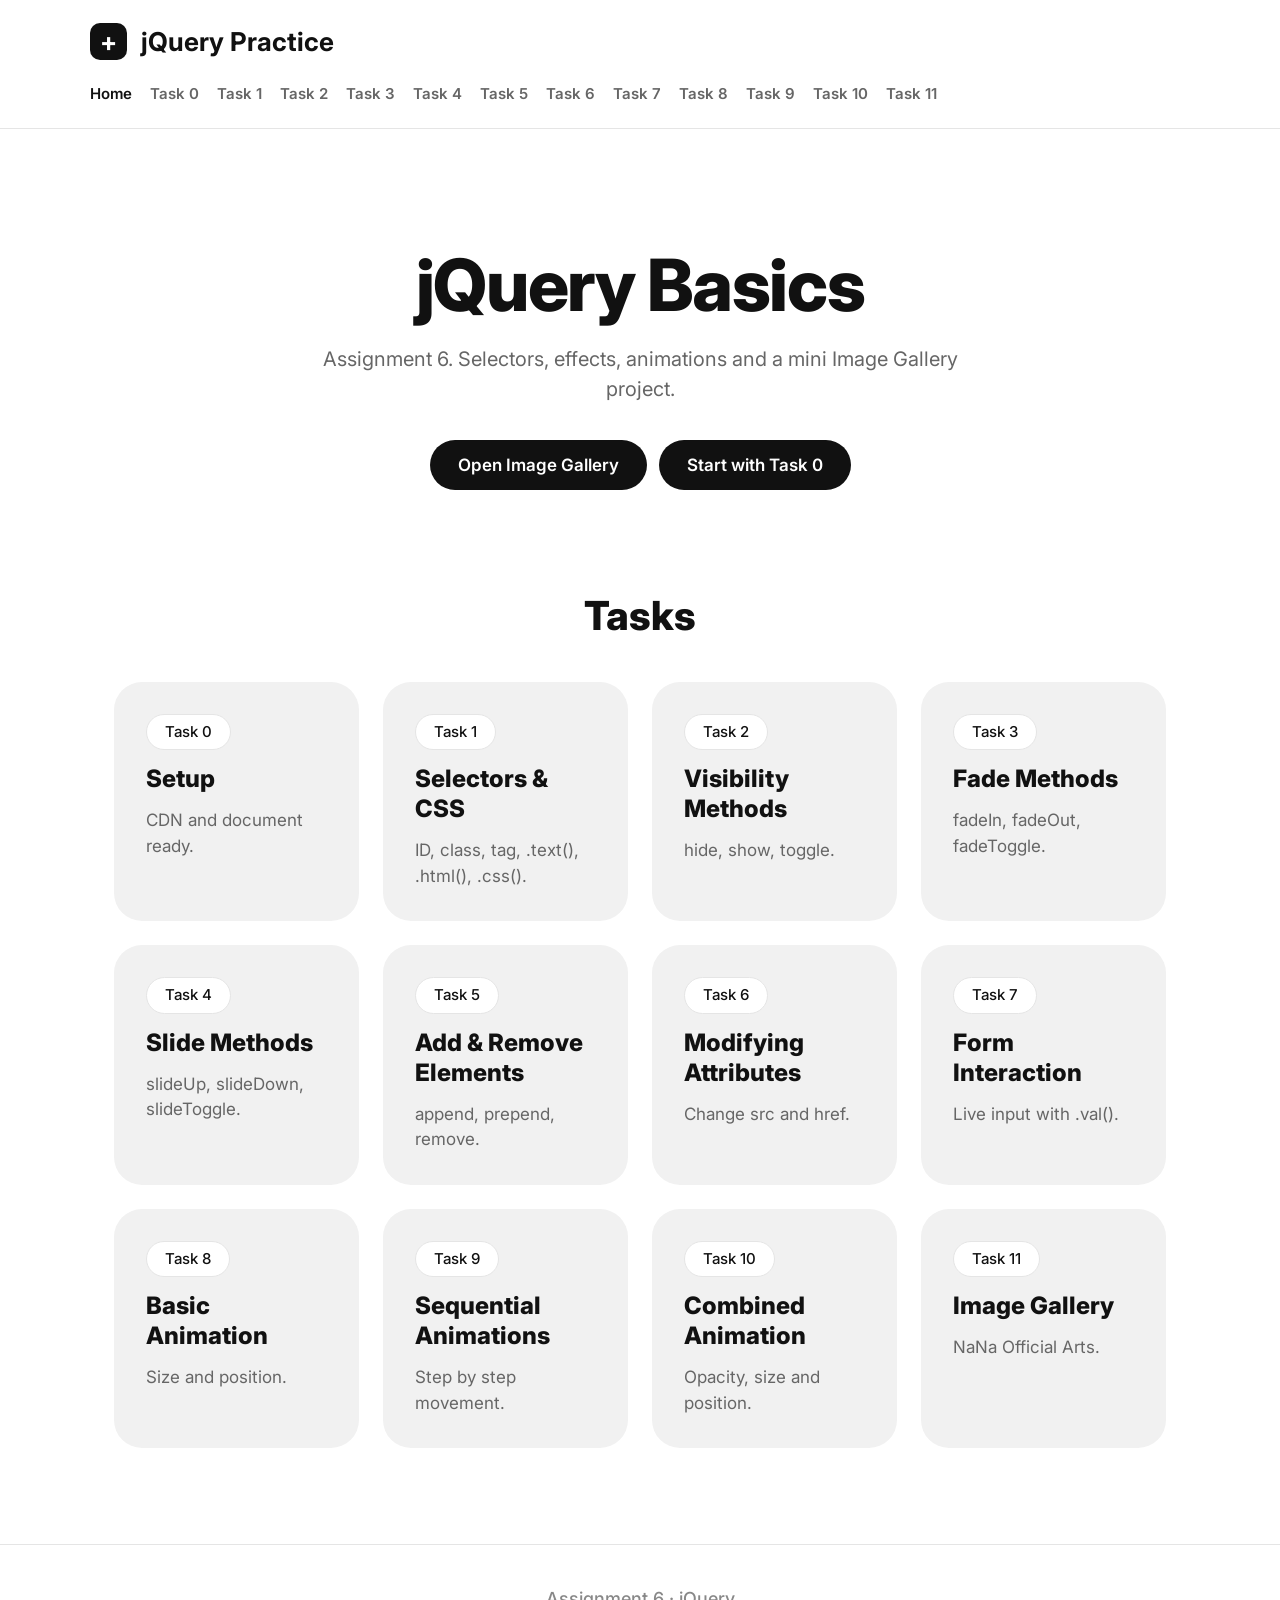
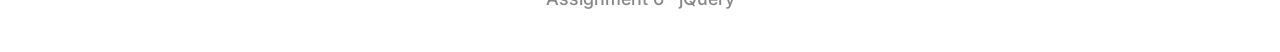
<file: index.html>
<!DOCTYPE html>
<html lang="en">
<head>
<meta charset="UTF-8">
<meta name="viewport" content="width=device-width, initial-scale=1">
<title>Home | jQuery Practice</title>
<link rel="preconnect" href="https://fonts.googleapis.com">
<link href="https://fonts.googleapis.com/css2?family=Inter:wght@400;500;600;700;800&display=swap" rel="stylesheet">
<link rel="stylesheet" href="css/style.css">
</head>
<body>
<main>
  <section class="hero">
    <h1>jQuery Basics</h1>
    <p class="lead">Assignment 6. Selectors, effects, animations and a mini Image Gallery project.</p>
    <div class="btn-row">
      <a class="btn" href="task11.html">Open Image Gallery</a>
      <a class="btn" href="task0.html">Start with Task 0</a>
    </div>
  </section>
  <section class="container" style="padding-bottom:96px">
    <h2 class="section-title" style="margin-top:24px">Tasks</h2>
    <div class="grid">
      <a class="card" href="task0.html"><span class="badge">Task 0</span><h3>Setup</h3><p>CDN and document ready.</p></a>
      <a class="card" href="task1.html"><span class="badge">Task 1</span><h3>Selectors &amp; CSS</h3><p>ID, class, tag, .text(), .html(), .css().</p></a>
      <a class="card" href="task2.html"><span class="badge">Task 2</span><h3>Visibility Methods</h3><p>hide, show, toggle.</p></a>
      <a class="card" href="task3.html"><span class="badge">Task 3</span><h3>Fade Methods</h3><p>fadeIn, fadeOut, fadeToggle.</p></a>
      <a class="card" href="task4.html"><span class="badge">Task 4</span><h3>Slide Methods</h3><p>slideUp, slideDown, slideToggle.</p></a>
      <a class="card" href="task5.html"><span class="badge">Task 5</span><h3>Add &amp; Remove Elements</h3><p>append, prepend, remove.</p></a>
      <a class="card" href="task6.html"><span class="badge">Task 6</span><h3>Modifying Attributes</h3><p>Change src and href.</p></a>
      <a class="card" href="task7.html"><span class="badge">Task 7</span><h3>Form Interaction</h3><p>Live input with .val().</p></a>
      <a class="card" href="task8.html"><span class="badge">Task 8</span><h3>Basic Animation</h3><p>Size and position.</p></a>
      <a class="card" href="task9.html"><span class="badge">Task 9</span><h3>Sequential Animations</h3><p>Step by step movement.</p></a>
      <a class="card" href="task10.html"><span class="badge">Task 10</span><h3>Combined Animation</h3><p>Opacity, size and position.</p></a>
      <a class="card" href="task11.html"><span class="badge">Task 11</span><h3>Image Gallery</h3><p>NaNa Official Arts.</p></a>
    </div>
  </section>
</main>
<script src="https://code.jquery.com/jquery-3.7.1.min.js"></script>
<script src="js/nav.js"></script>
</body>
</html>
</file>
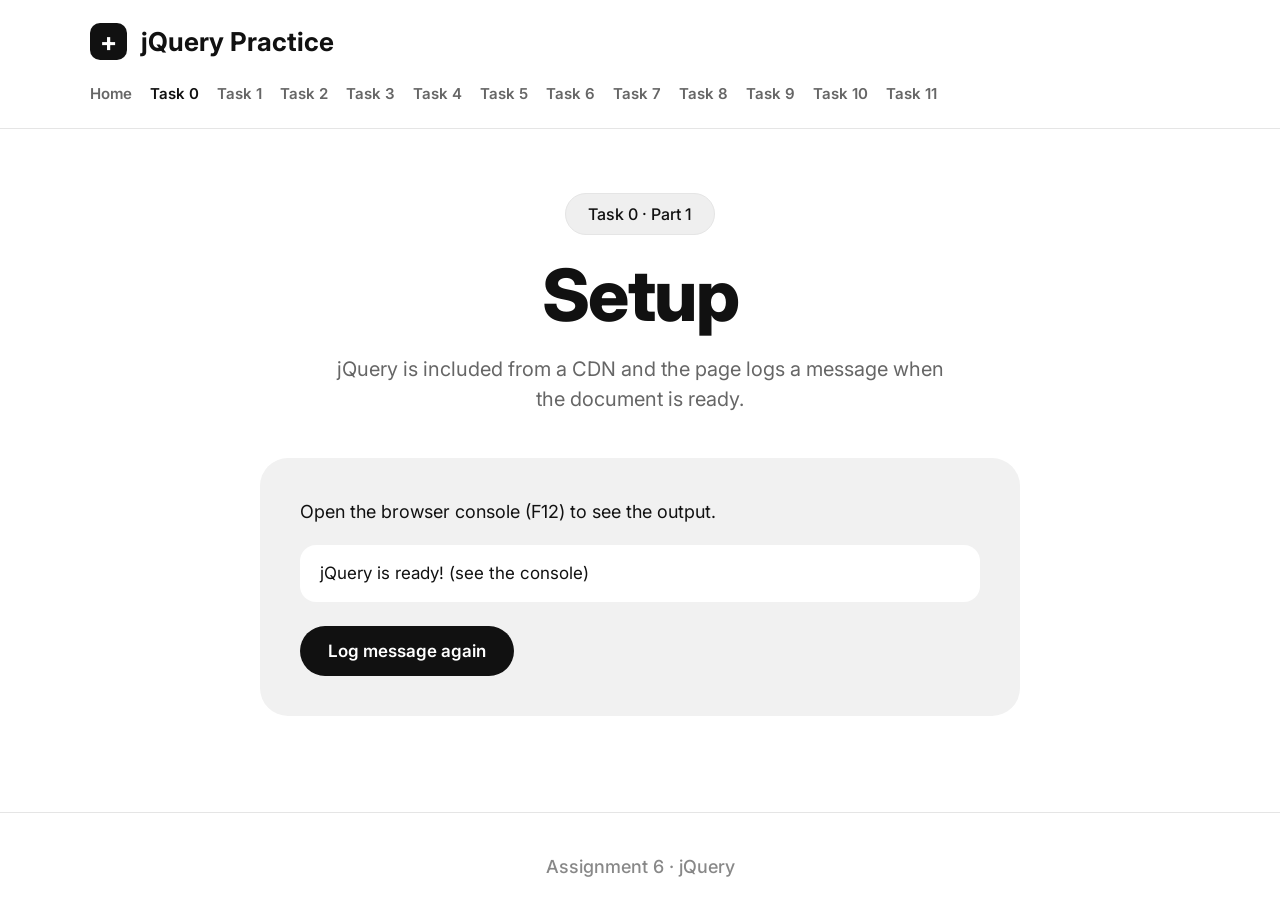
<file: task0.html>
<!DOCTYPE html>
<html lang="en">
<head>
<meta charset="UTF-8">
<meta name="viewport" content="width=device-width, initial-scale=1">
<title>Task 0 | jQuery Practice</title>
<link rel="preconnect" href="https://fonts.googleapis.com">
<link href="https://fonts.googleapis.com/css2?family=Inter:wght@400;500;600;700;800&display=swap" rel="stylesheet">
<link rel="stylesheet" href="css/style.css">
</head>
<body>
<main class="page container">
  <span class="badge">Task 0 · Part 1</span>
  <h1>Setup</h1>
  <p class="lead">jQuery is included from a CDN and the page logs a message when the document is ready.</p>
  <section class="box">
    <p>Open the browser console (F12) to see the output.</p>
    <div class="output" id="status">Waiting for document ready...</div>
    <div class="btn-row"><button class="btn" id="logBtn">Log message again</button></div>
  </section>
</main>
<script src="https://code.jquery.com/jquery-3.7.1.min.js"></script>
<script src="js/nav.js"></script>
<script>
$(document).ready(function () {
  console.log("jQuery is ready!");
  $("#status").text("jQuery is ready! (see the console)");
  $("#logBtn").click(function () {
    console.log("jQuery is ready!");
    $("#status").fadeOut(150).fadeIn(150);
  });
});
</script>
</body>
</html>
</file>
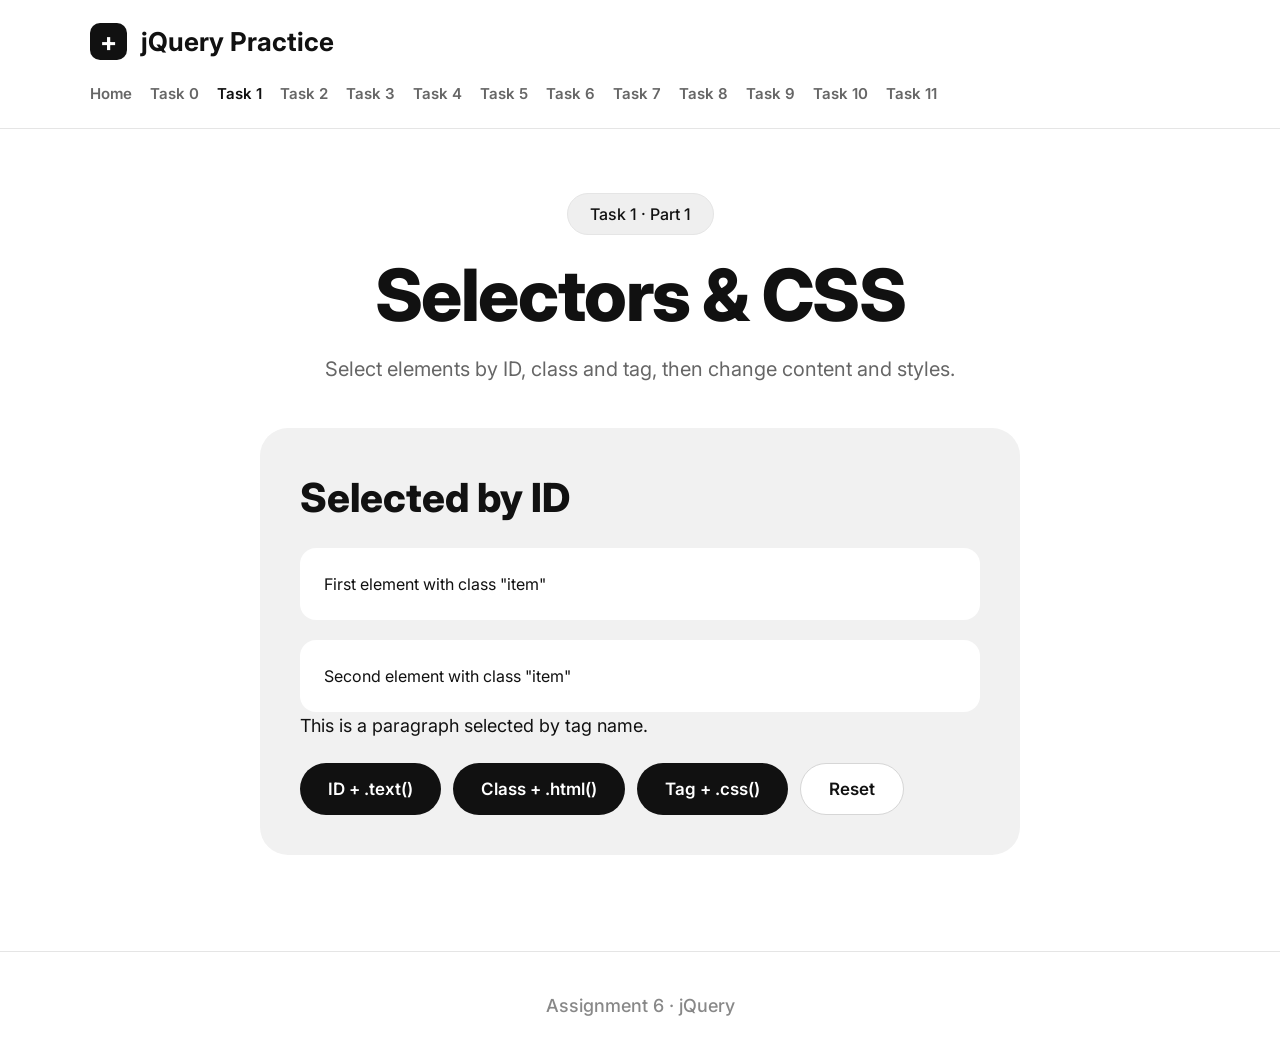
<file: task1.html>
<!DOCTYPE html>
<html lang="en">
<head>
<meta charset="UTF-8">
<meta name="viewport" content="width=device-width, initial-scale=1">
<title>Task 1 | jQuery Practice</title>
<link rel="preconnect" href="https://fonts.googleapis.com">
<link href="https://fonts.googleapis.com/css2?family=Inter:wght@400;500;600;700;800&display=swap" rel="stylesheet">
<link rel="stylesheet" href="css/style.css">
</head>
<body>
<main class="page container">
  <span class="badge">Task 1 · Part 1</span>
  <h1>Selectors &amp; CSS</h1>
  <p class="lead">Select elements by ID, class and tag, then change content and styles.</p>
  <section class="box">
    <div id="demo">
      <h2 id="title">Selected by ID</h2>
      <div class="panel item">First element with class "item"</div>
      <div class="panel item">Second element with class "item"</div>
      <p>This is a paragraph selected by tag name.</p>
    </div>
    <div class="btn-row">
      <button class="btn" id="byId">ID + .text()</button>
      <button class="btn" id="byClass">Class + .html()</button>
      <button class="btn" id="byTag">Tag + .css()</button>
      <button class="btn light" id="reset">Reset</button>
    </div>
  </section>
</main>
<script src="https://code.jquery.com/jquery-3.7.1.min.js"></script>
<script src="js/nav.js"></script>
<script>
$(document).ready(function () {
  var original = $("#demo").html();
  $("#byId").click(function () {
    $("#title").text("Title changed with .text()");
  });
  $("#byClass").click(function () {
    $(".item").html("<strong>Changed</strong> with <em>.html()</em>");
  });
  $("#byTag").click(function () {
    $("#demo p").css({
      "background-color": "#111",
      "color": "#fff",
      "padding": "16px",
      "border-radius": "14px",
      "font-size": "22px"
    });
  });
  $("#reset").click(function () {
    $("#demo").html(original);
  });
});
</script>
</body>
</html>
</file>
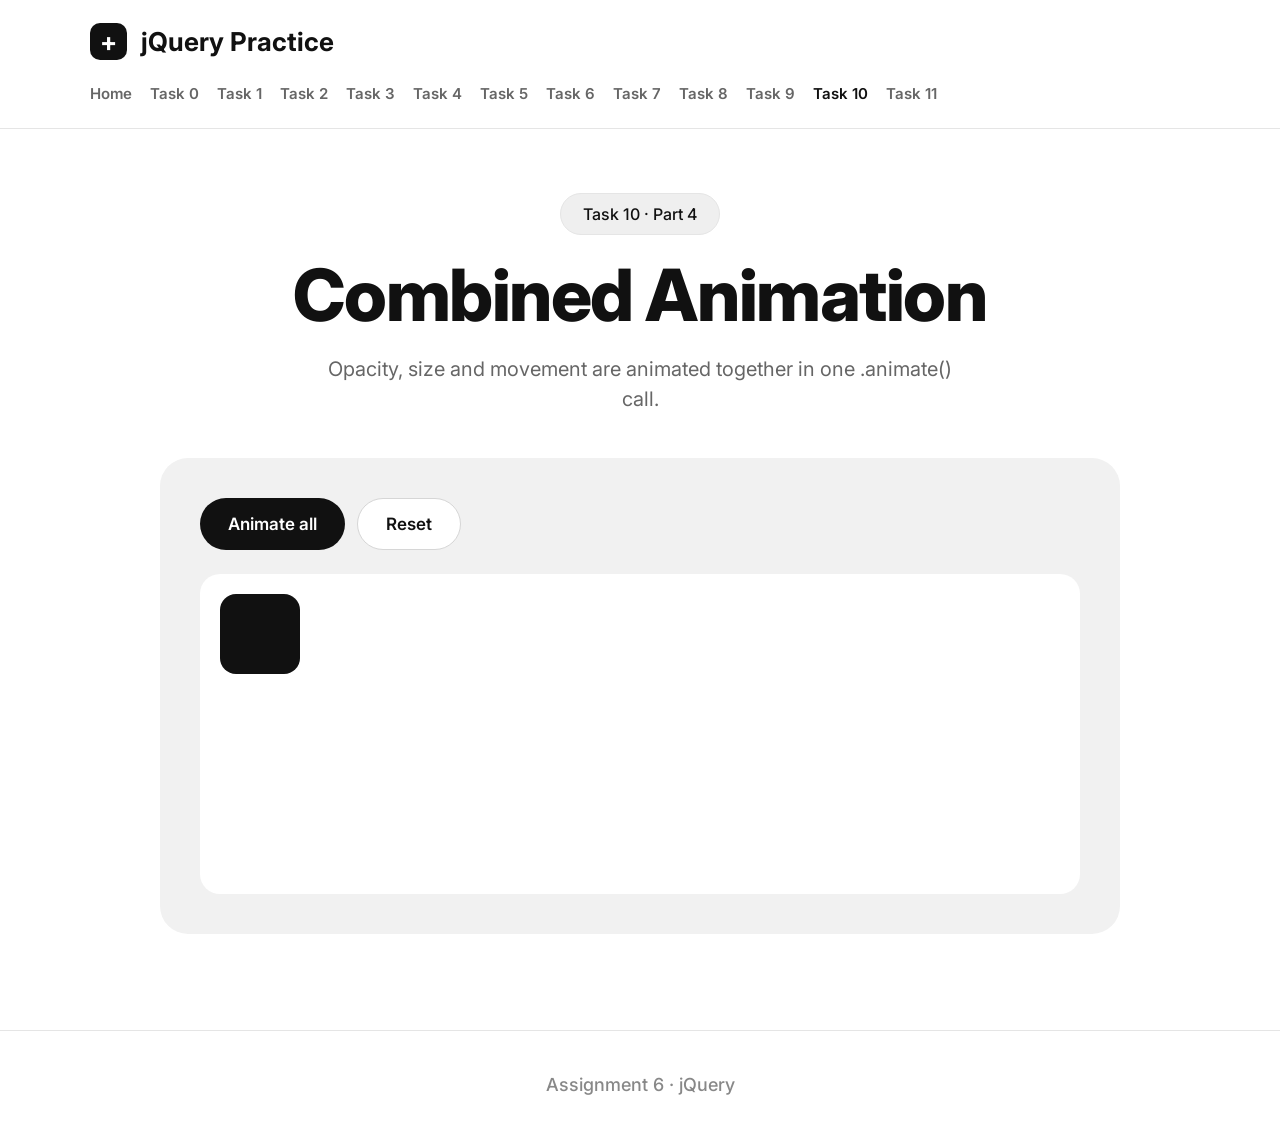
<file: task10.html>
<!DOCTYPE html>
<html lang="en">
<head>
<meta charset="UTF-8">
<meta name="viewport" content="width=device-width, initial-scale=1">
<title>Task 10 | jQuery Practice</title>
<link rel="preconnect" href="https://fonts.googleapis.com">
<link href="https://fonts.googleapis.com/css2?family=Inter:wght@400;500;600;700;800&display=swap" rel="stylesheet">
<link rel="stylesheet" href="css/style.css">
</head>
<body>
<main class="page container">
  <span class="badge">Task 10 · Part 4</span>
  <h1>Combined Animation</h1>
  <p class="lead">Opacity, size and movement are animated together in one .animate() call.</p>
  <section class="box wide">
    <div class="btn-row" style="margin-top:0">
      <button class="btn" id="start">Animate all</button>
      <button class="btn light" id="reset">Reset</button>
    </div>
    <div class="stage" id="stage">
      <div class="square" id="box"></div>
    </div>
  </section>
</main>
<script src="https://code.jquery.com/jquery-3.7.1.min.js"></script>
<script src="js/nav.js"></script>
<script>
$(document).ready(function () {
  $("#start").click(function () {
    var targetLeft = ($("#stage").width() - 200) / 2;
    $("#box").stop(true).animate({
      opacity: 0.3,
      width: "200px",
      height: "200px",
      left: targetLeft + "px",
      top: "60px"
    }, 1500);
  });
  $("#reset").click(function () {
    $("#box").stop(true).animate({
      opacity: 1,
      width: "80px",
      height: "80px",
      left: "20px",
      top: "20px"
    }, 800);
  });
});
</script>
</body>
</html>
</file>
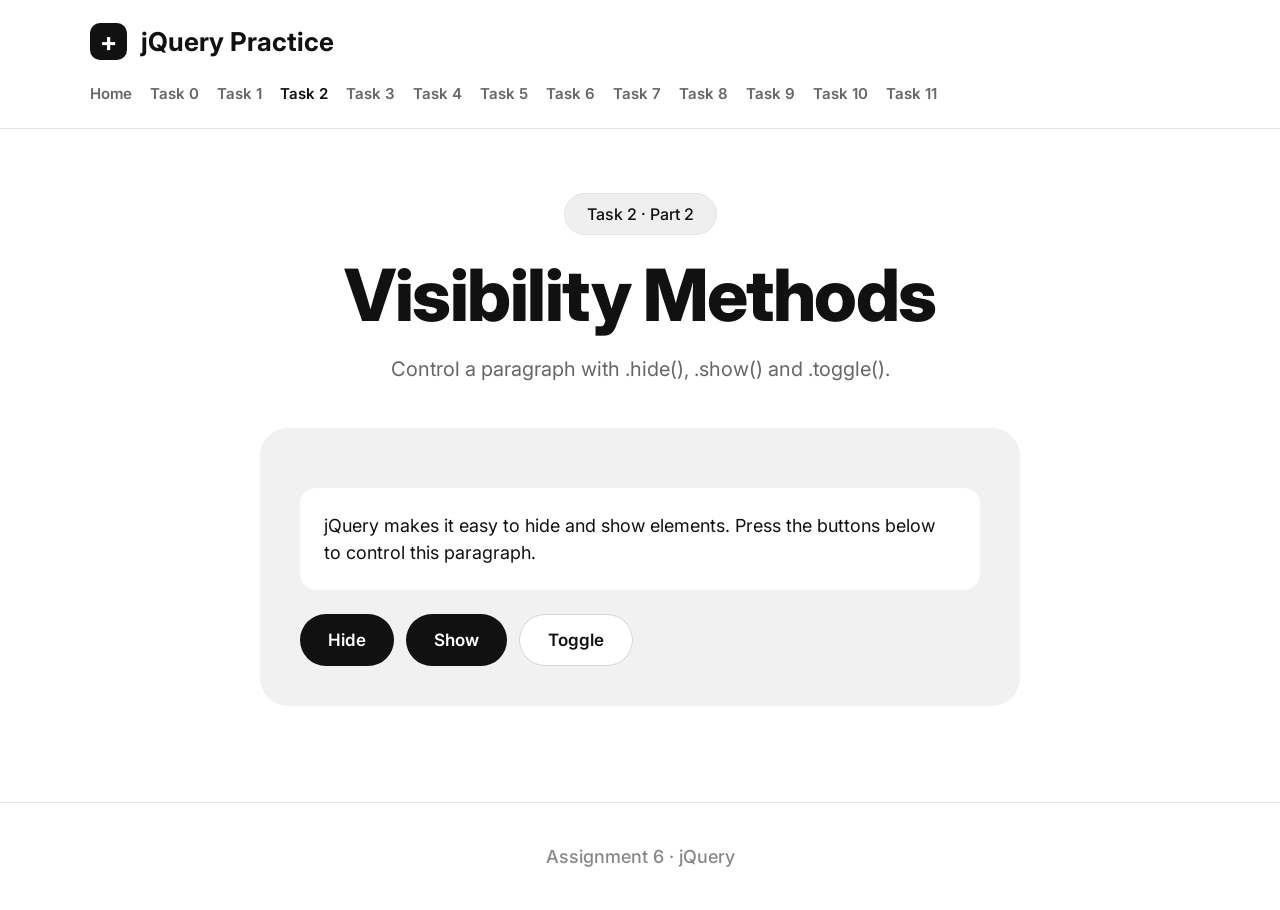
<file: task2.html>
<!DOCTYPE html>
<html lang="en">
<head>
<meta charset="UTF-8">
<meta name="viewport" content="width=device-width, initial-scale=1">
<title>Task 2 | jQuery Practice</title>
<link rel="preconnect" href="https://fonts.googleapis.com">
<link href="https://fonts.googleapis.com/css2?family=Inter:wght@400;500;600;700;800&display=swap" rel="stylesheet">
<link rel="stylesheet" href="css/style.css">
</head>
<body>
<main class="page container">
  <span class="badge">Task 2 · Part 2</span>
  <h1>Visibility Methods</h1>
  <p class="lead">Control a paragraph with .hide(), .show() and .toggle().</p>
  <section class="box">
    <div class="panel" id="paragraph">
      <p>jQuery makes it easy to hide and show elements. Press the buttons below to control this paragraph.</p>
    </div>
    <div class="btn-row">
      <button class="btn" id="hide">Hide</button>
      <button class="btn" id="show">Show</button>
      <button class="btn light" id="toggle">Toggle</button>
    </div>
  </section>
</main>
<script src="https://code.jquery.com/jquery-3.7.1.min.js"></script>
<script src="js/nav.js"></script>
<script>
$(document).ready(function () {
  $("#hide").click(function () {
    $("#paragraph").hide();
  });
  $("#show").click(function () {
    $("#paragraph").show();
  });
  $("#toggle").click(function () {
    $("#paragraph").toggle();
  });
});
</script>
</body>
</html>
</file>
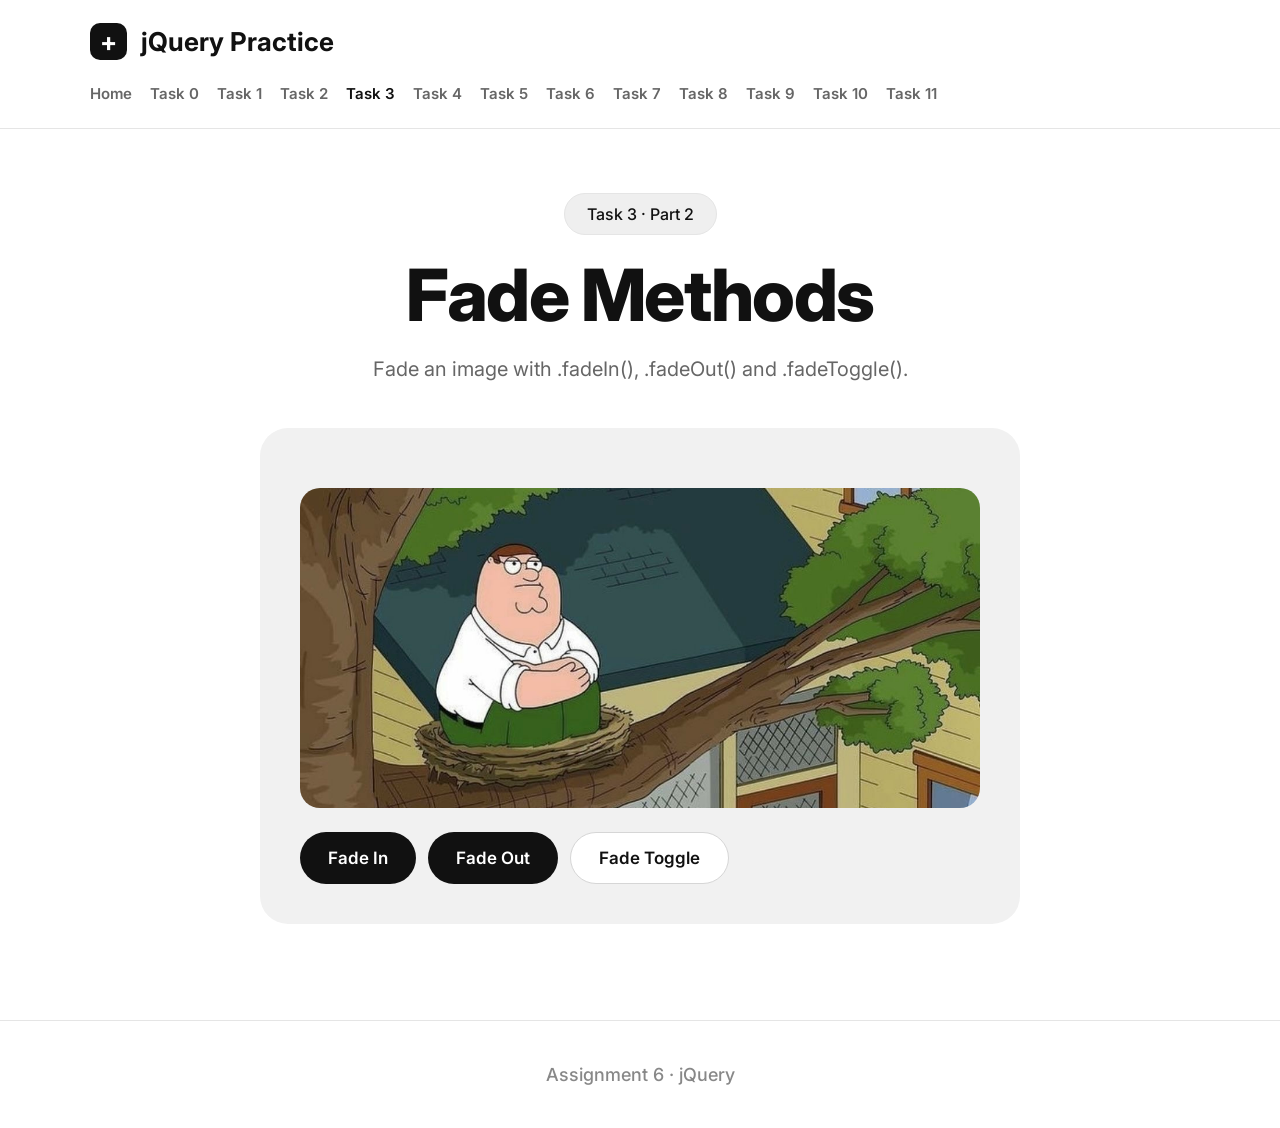
<file: task3.html>
<!DOCTYPE html>
<html lang="en">
<head>
<meta charset="UTF-8">
<meta name="viewport" content="width=device-width, initial-scale=1">
<title>Task 3 | jQuery Practice</title>
<link rel="preconnect" href="https://fonts.googleapis.com">
<link href="https://fonts.googleapis.com/css2?family=Inter:wght@400;500;600;700;800&display=swap" rel="stylesheet">
<link rel="stylesheet" href="css/style.css">
</head>
<body>
<main class="page container">
  <span class="badge">Task 3 · Part 2</span>
  <h1>Fade Methods</h1>
  <p class="lead">Fade an image with .fadeIn(), .fadeOut() and .fadeToggle().</p>
  <section class="box">
    <img class="demo-img" id="photo" src="images/pp.jpg" alt="Griffin">
    <div class="btn-row">
      <button class="btn" id="fadeIn">Fade In</button>
      <button class="btn" id="fadeOut">Fade Out</button>
      <button class="btn light" id="fadeToggle">Fade Toggle</button>
    </div>
  </section>
</main>
<script src="https://code.jquery.com/jquery-3.7.1.min.js"></script>
<script src="js/nav.js"></script>
<script>
$(document).ready(function () {
  $("#fadeIn").click(function () {
    $("#photo").fadeIn(800);
  });
  $("#fadeOut").click(function () {
    $("#photo").fadeOut(800);
  });
  $("#fadeToggle").click(function () {
    $("#photo").fadeToggle(800);
  });
});
</script>
</body>
</html>
</file>
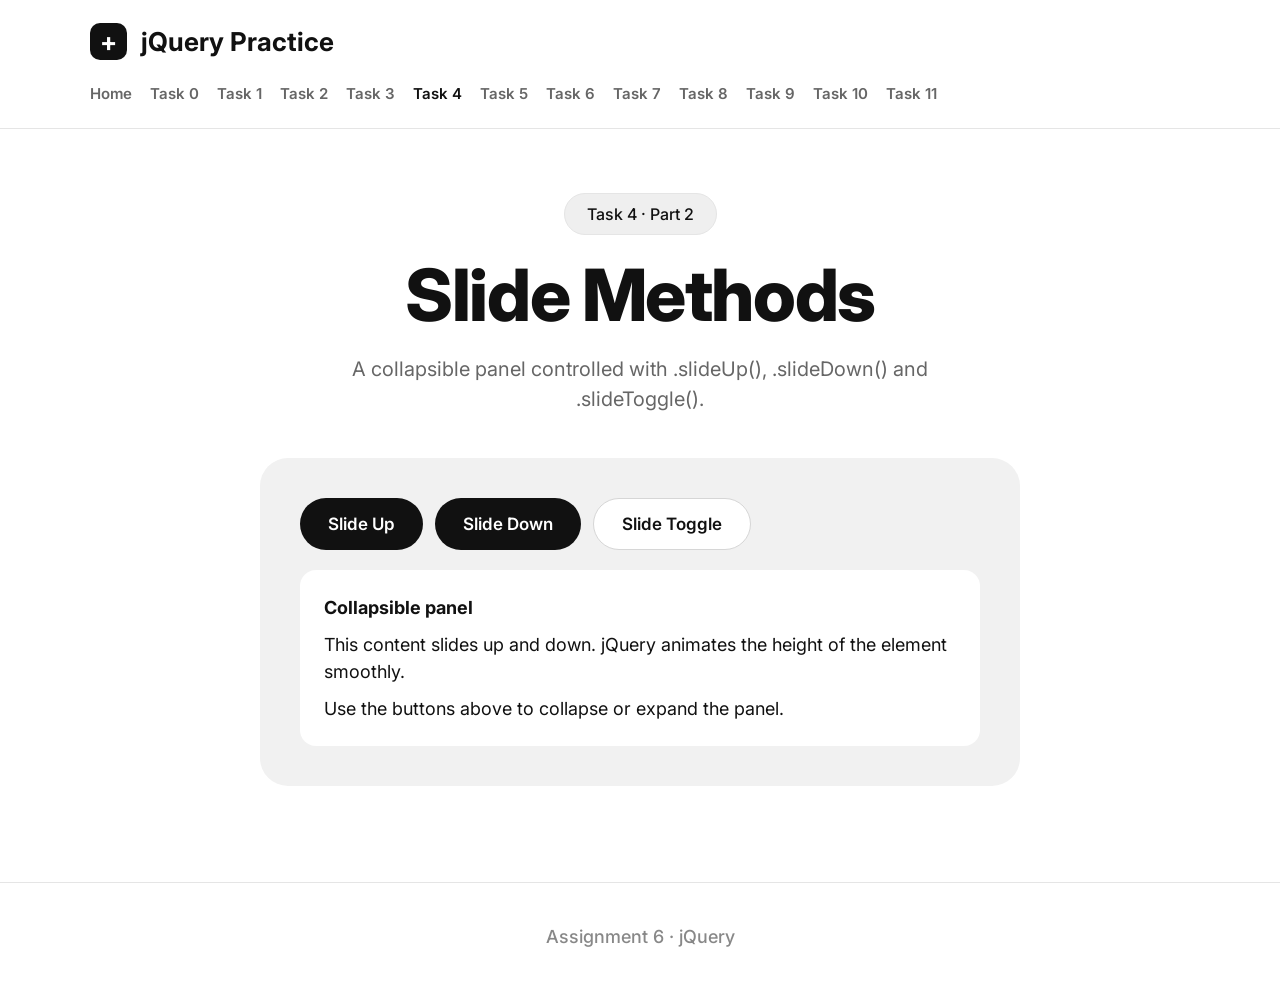
<file: task4.html>
<!DOCTYPE html>
<html lang="en">
<head>
<meta charset="UTF-8">
<meta name="viewport" content="width=device-width, initial-scale=1">
<title>Task 4 | jQuery Practice</title>
<link rel="preconnect" href="https://fonts.googleapis.com">
<link href="https://fonts.googleapis.com/css2?family=Inter:wght@400;500;600;700;800&display=swap" rel="stylesheet">
<link rel="stylesheet" href="css/style.css">
</head>
<body>
<main class="page container">
  <span class="badge">Task 4 · Part 2</span>
  <h1>Slide Methods</h1>
  <p class="lead">A collapsible panel controlled with .slideUp(), .slideDown() and .slideToggle().</p>
  <section class="box">
    <div class="btn-row" style="margin-top:0">
      <button class="btn" id="up">Slide Up</button>
      <button class="btn" id="down">Slide Down</button>
      <button class="btn light" id="toggle">Slide Toggle</button>
    </div>
    <div class="panel" id="panel">
      <p><strong>Collapsible panel</strong></p>
      <p>This content slides up and down. jQuery animates the height of the element smoothly.</p>
      <p>Use the buttons above to collapse or expand the panel.</p>
    </div>
  </section>
</main>
<script src="https://code.jquery.com/jquery-3.7.1.min.js"></script>
<script src="js/nav.js"></script>
<script>
$(document).ready(function () {
  $("#up").click(function () {
    $("#panel").slideUp(500);
  });
  $("#down").click(function () {
    $("#panel").slideDown(500);
  });
  $("#toggle").click(function () {
    $("#panel").slideToggle(500);
  });
});
</script>
</body>
</html>
</file>
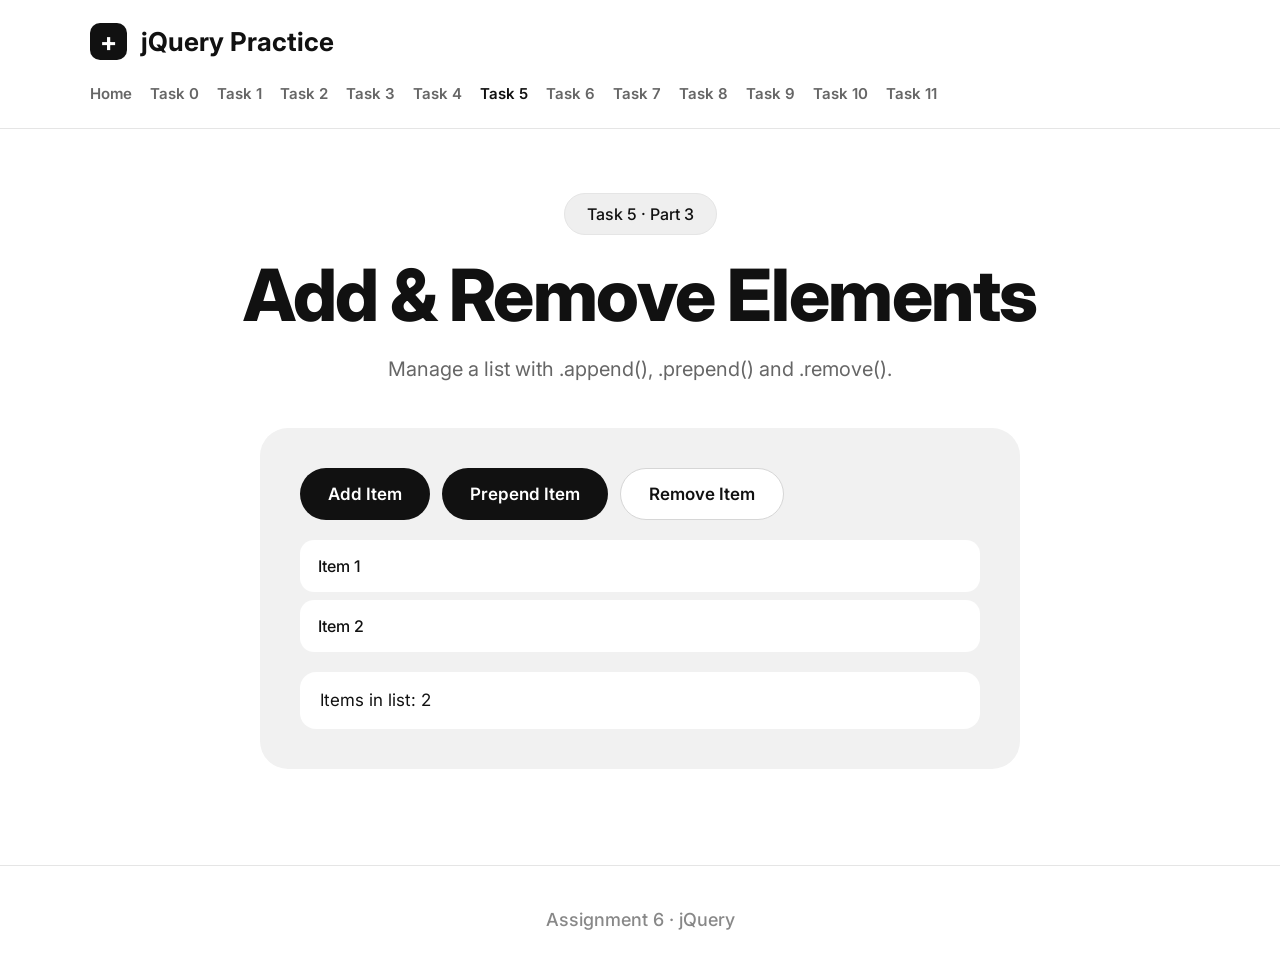
<file: task5.html>
<!DOCTYPE html>
<html lang="en">
<head>
<meta charset="UTF-8">
<meta name="viewport" content="width=device-width, initial-scale=1">
<title>Task 5 | jQuery Practice</title>
<link rel="preconnect" href="https://fonts.googleapis.com">
<link href="https://fonts.googleapis.com/css2?family=Inter:wght@400;500;600;700;800&display=swap" rel="stylesheet">
<link rel="stylesheet" href="css/style.css">
</head>
<body>
<main class="page container">
  <span class="badge">Task 5 · Part 3</span>
  <h1>Add &amp; Remove Elements</h1>
  <p class="lead">Manage a list with .append(), .prepend() and .remove().</p>
  <section class="box">
    <div class="btn-row" style="margin-top:0">
      <button class="btn" id="add">Add Item</button>
      <button class="btn" id="prepend">Prepend Item</button>
      <button class="btn light" id="remove">Remove Item</button>
    </div>
    <ul class="list" id="list">
      <li>Item 1</li>
      <li>Item 2</li>
    </ul>
    <div class="output" id="count"></div>
  </section>
</main>
<script src="https://code.jquery.com/jquery-3.7.1.min.js"></script>
<script src="js/nav.js"></script>
<script>
$(document).ready(function () {
  var counter = 2;
  function updateCount() {
    $("#count").text("Items in list: " + $("#list li").length);
  }
  updateCount();
  $("#add").click(function () {
    counter++;
    $("#list").append("<li>Item " + counter + " (appended)</li>");
    updateCount();
  });
  $("#prepend").click(function () {
    counter++;
    $("#list").prepend("<li>Item " + counter + " (prepended)</li>");
    updateCount();
  });
  $("#remove").click(function () {
    $("#list li:last").remove();
    updateCount();
  });
});
</script>
</body>
</html>
</file>
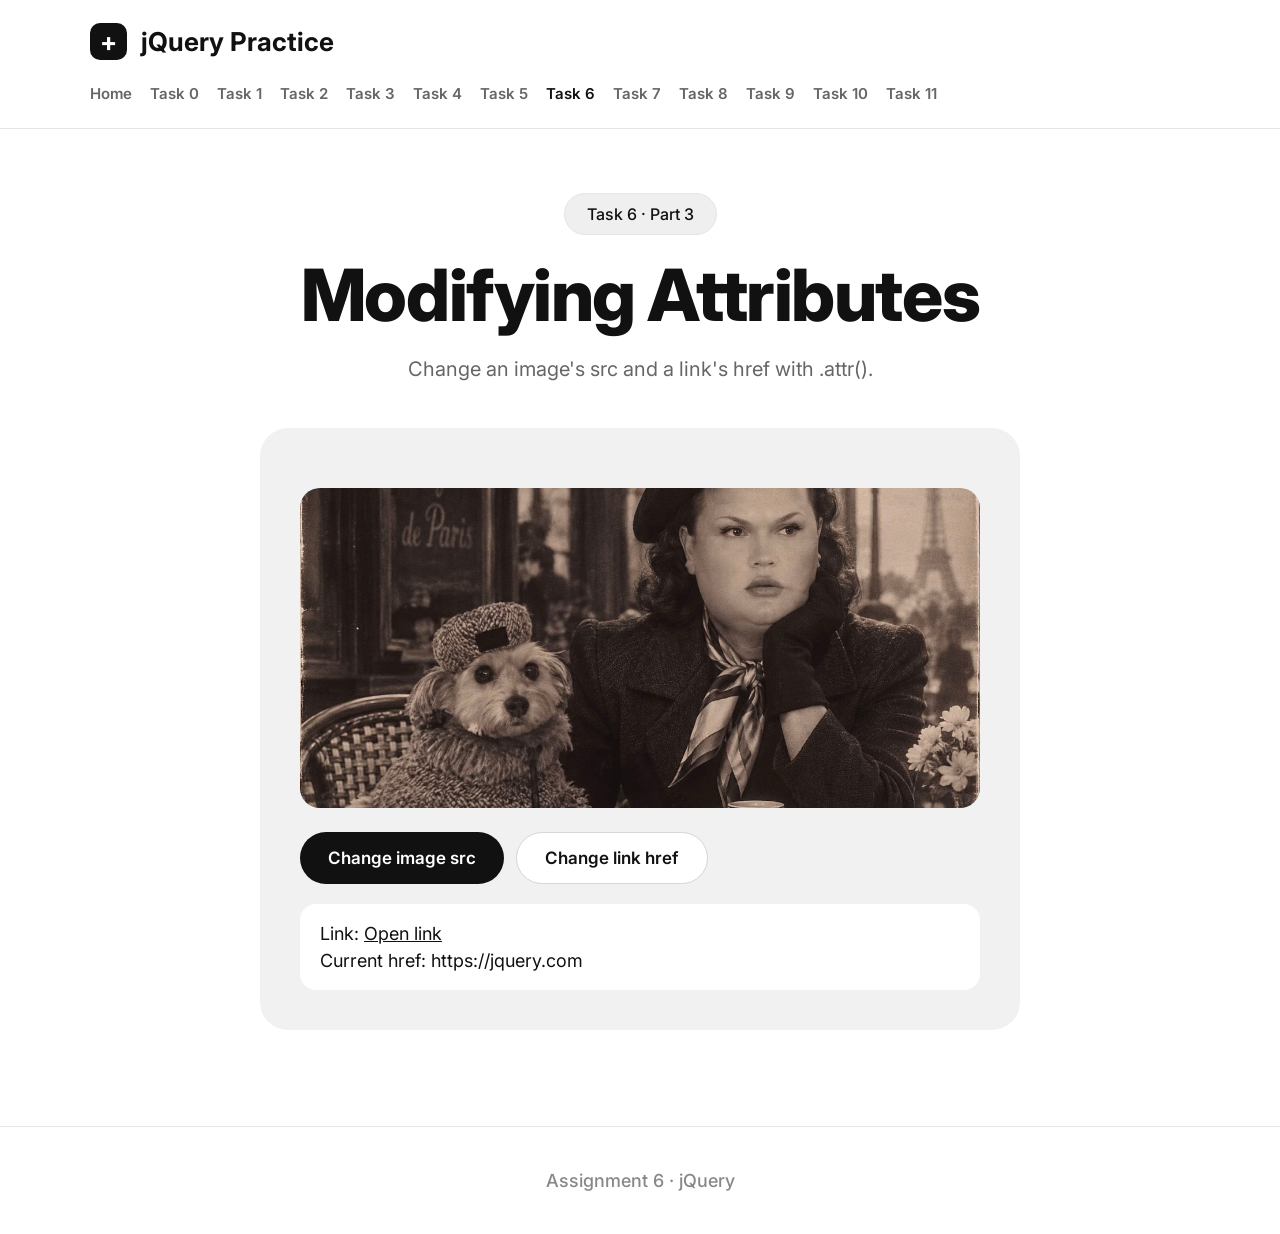
<file: task6.html>
<!DOCTYPE html>
<html lang="en">
<head>
<meta charset="UTF-8">
<meta name="viewport" content="width=device-width, initial-scale=1">
<title>Task 6 | jQuery Practice</title>
<link rel="preconnect" href="https://fonts.googleapis.com">
<link href="https://fonts.googleapis.com/css2?family=Inter:wght@400;500;600;700;800&display=swap" rel="stylesheet">
<link rel="stylesheet" href="css/style.css">
</head>
<body>
<main class="page container">
  <span class="badge">Task 6 · Part 3</span>
  <h1>Modifying Attributes</h1>
  <p class="lead">Change an image's src and a link's href with .attr().</p>
  <section class="box">
    <img class="demo-img" id="photo" src="images/bb.jpg" alt="Demo">
    <div class="btn-row">
      <button class="btn" id="changeSrc">Change image src</button>
      <button class="btn light" id="changeHref">Change link href</button>
    </div>
    <div class="output">
      <p>Link: <a id="link" href="https://jquery.com" target="_blank" style="text-decoration:underline">Open link</a></p>
      <p>Current href: <span id="hrefText"></span></p>
    </div>
  </section>
</main>
<script src="https://code.jquery.com/jquery-3.7.1.min.js"></script>
<script src="js/nav.js"></script>
<script>
$(document).ready(function () {
  var images = [
    "images/bb.jpg",
    "images/gg.JPG",
    "images/jj.JPG" 
  ];
  var links = [
    "https://jquery.com",
    "https://api.jquery.com",
    "https://www.w3schools.com/jquery/"
  ];
  var imgIndex = 0;
  var linkIndex = 0;
  $("#hrefText").text($("#link").attr("href"));
  $("#changeSrc").click(function () {
    imgIndex = (imgIndex + 1) % images.length;
    $("#photo").attr("src", images[imgIndex]);
  });
  $("#changeHref").click(function () {
    linkIndex = (linkIndex + 1) % links.length;
    $("#link").attr("href", links[linkIndex]);
    $("#hrefText").text($("#link").attr("href"));
  });
});
</script>
</body>
</html>
</file>
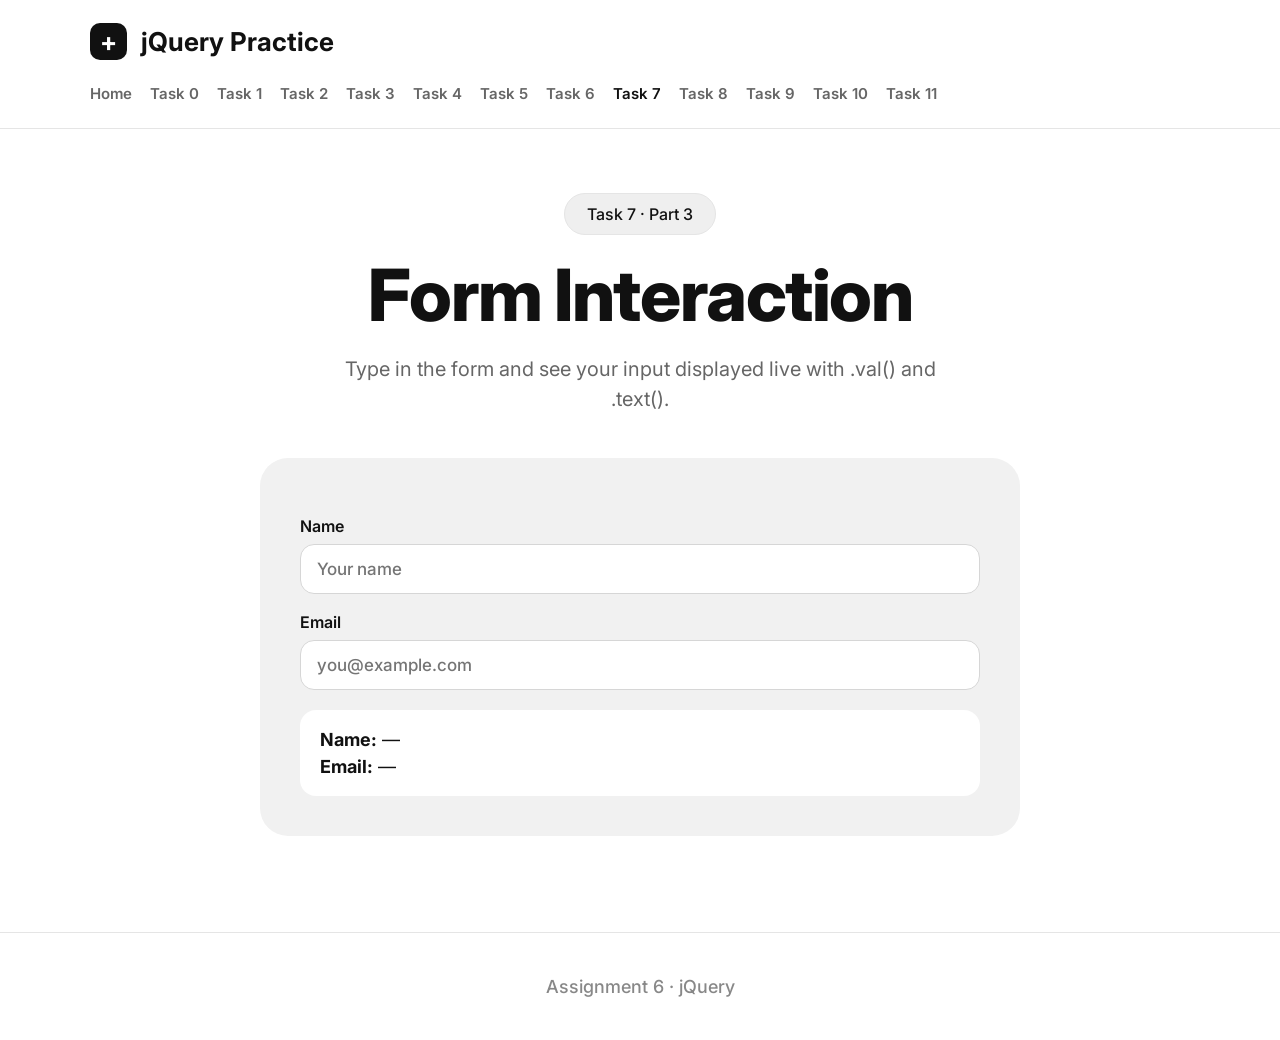
<file: task7.html>
<!DOCTYPE html>
<html lang="en">
<head>
<meta charset="UTF-8">
<meta name="viewport" content="width=device-width, initial-scale=1">
<title>Task 7 | jQuery Practice</title>
<link rel="preconnect" href="https://fonts.googleapis.com">
<link href="https://fonts.googleapis.com/css2?family=Inter:wght@400;500;600;700;800&display=swap" rel="stylesheet">
<link rel="stylesheet" href="css/style.css">
</head>
<body>
<main class="page container">
  <span class="badge">Task 7 · Part 3</span>
  <h1>Form Interaction</h1>
  <p class="lead">Type in the form and see your input displayed live with .val() and .text().</p>
  <section class="box">
    <form id="form">
      <div class="field">
        <label for="name">Name</label>
        <input type="text" id="name" placeholder="Your name">
      </div>
      <div class="field">
        <label for="email">Email</label>
        <input type="email" id="email" placeholder="you@example.com">
      </div>
    </form>
    <div class="output">
      <p><strong>Name:</strong> <span id="outName">—</span></p>
      <p><strong>Email:</strong> <span id="outEmail">—</span></p>
    </div>
  </section>
</main>
<script src="https://code.jquery.com/jquery-3.7.1.min.js"></script>
<script src="js/nav.js"></script>
<script>
$(document).ready(function () {
  $("#form").on("submit", function (e) {
    e.preventDefault();
  });
  $("#name").on("input", function () {
    var value = $(this).val();
    $("#outName").text(value === "" ? "—" : value);
  });
  $("#email").on("input", function () {
    var value = $(this).val();
    $("#outEmail").text(value === "" ? "—" : value);
  });
});
</script>
</body>
</html>
</file>
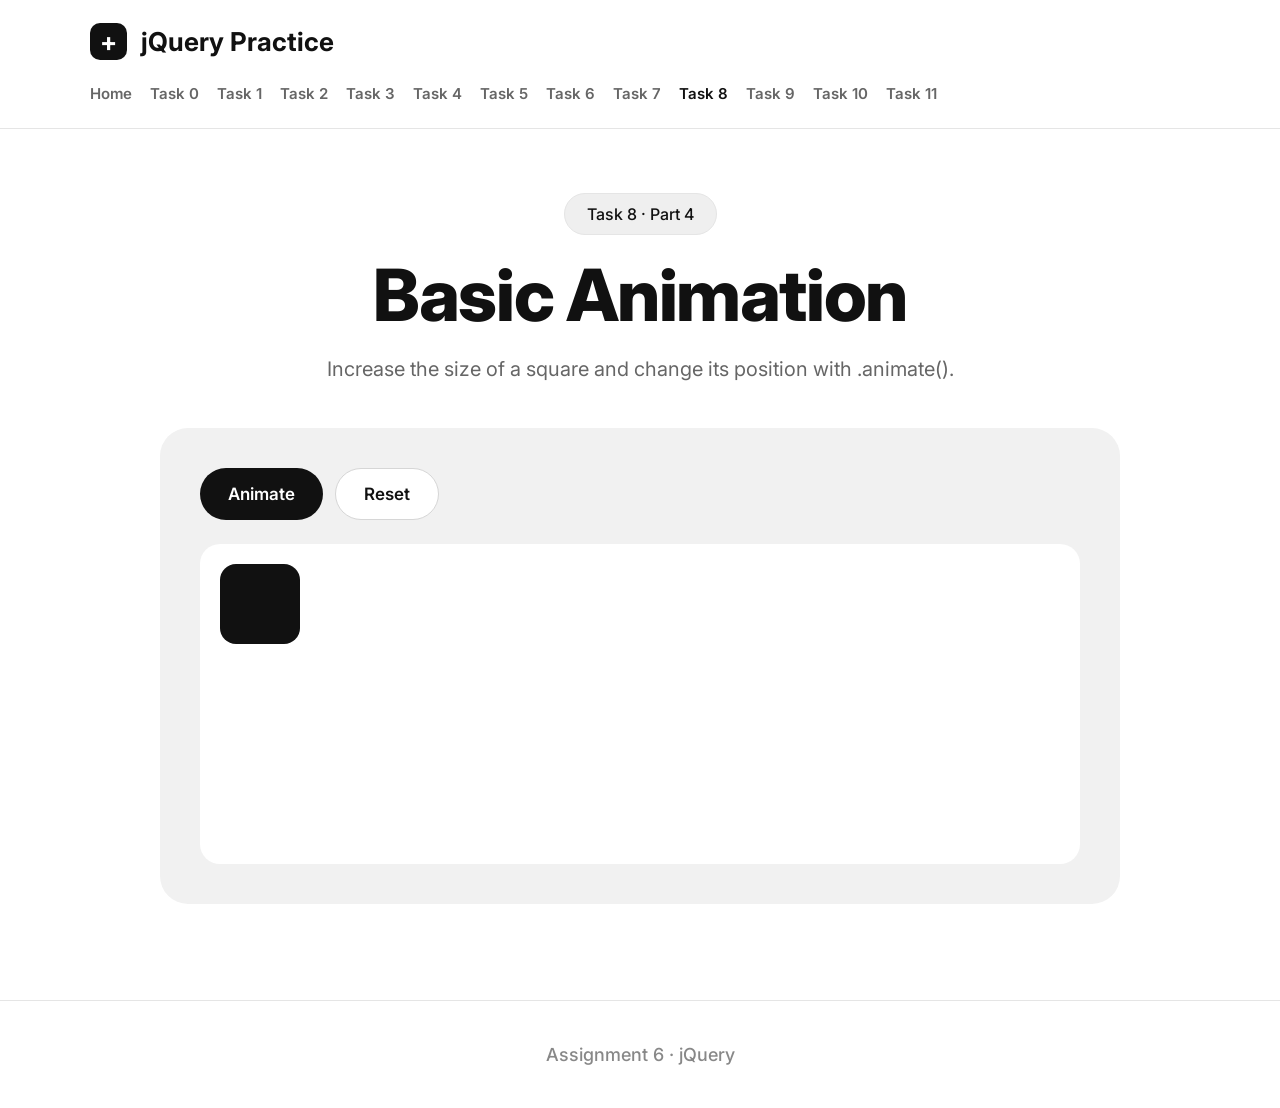
<file: task8.html>
<!DOCTYPE html>
<html lang="en">
<head>
<meta charset="UTF-8">
<meta name="viewport" content="width=device-width, initial-scale=1">
<title>Task 8 | jQuery Practice</title>
<link rel="preconnect" href="https://fonts.googleapis.com">
<link href="https://fonts.googleapis.com/css2?family=Inter:wght@400;500;600;700;800&display=swap" rel="stylesheet">
<link rel="stylesheet" href="css/style.css">
</head>
<body>
<main class="page container">
  <span class="badge">Task 8 · Part 4</span>
  <h1>Basic Animation</h1>
  <p class="lead">Increase the size of a square and change its position with .animate().</p>
  <section class="box wide">
    <div class="btn-row" style="margin-top:0">
      <button class="btn" id="start">Animate</button>
      <button class="btn light" id="reset">Reset</button>
    </div>
    <div class="stage" id="stage">
      <div class="square" id="box"></div>
    </div>
  </section>
</main>
<script src="https://code.jquery.com/jquery-3.7.1.min.js"></script>
<script src="js/nav.js"></script>
<script>
$(document).ready(function () {
  $("#start").click(function () {
    var targetLeft = $("#stage").width() - 180 - 20;
    $("#box").stop(true).animate({
      width: "180px",
      height: "180px",
      left: targetLeft + "px",
      top: "100px"
    }, 1200);
  });
  $("#reset").click(function () {
    $("#box").stop(true).animate({
      width: "80px",
      height: "80px",
      left: "20px",
      top: "20px"
    }, 800);
  });
});
</script>
</body>
</html>
</file>
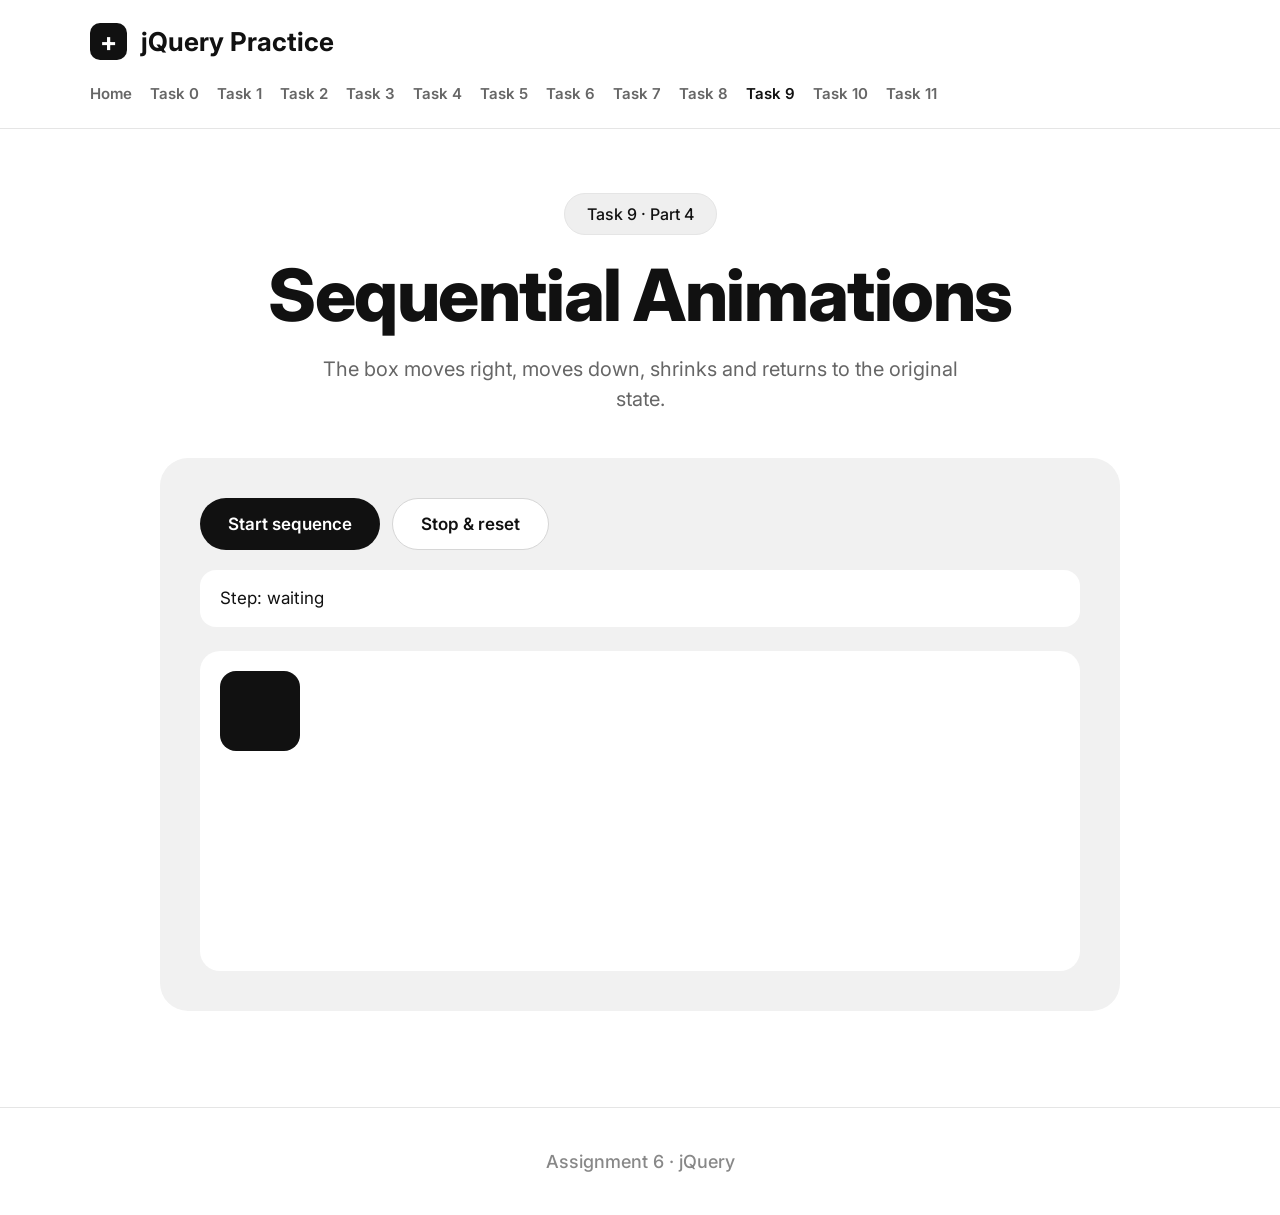
<file: task9.html>
<!DOCTYPE html>
<html lang="en">
<head>
<meta charset="UTF-8">
<meta name="viewport" content="width=device-width, initial-scale=1">
<title>Task 9 | jQuery Practice</title>
<link rel="preconnect" href="https://fonts.googleapis.com">
<link href="https://fonts.googleapis.com/css2?family=Inter:wght@400;500;600;700;800&display=swap" rel="stylesheet">
<link rel="stylesheet" href="css/style.css">
</head>
<body>
<main class="page container">
  <span class="badge">Task 9 · Part 4</span>
  <h1>Sequential Animations</h1>
  <p class="lead">The box moves right, moves down, shrinks and returns to the original state.</p>
  <section class="box wide">
    <div class="btn-row" style="margin-top:0">
      <button class="btn" id="start">Start sequence</button>
      <button class="btn light" id="stop">Stop &amp; reset</button>
    </div>
    <div class="output" id="step">Step: waiting</div>
    <div class="stage" id="stage">
      <div class="square" id="box"></div>
    </div>
  </section>
</main>
<script src="https://code.jquery.com/jquery-3.7.1.min.js"></script>
<script src="js/nav.js"></script>
<script>
$(document).ready(function () {
  var $box = $("#box");
  var original = { left: "20px", top: "20px", width: "80px", height: "80px" };
  function setStep(text) {
    $("#step").text("Step: " + text);
  }
  $("#start").click(function () {
    var right = $("#stage").width() - 80 - 20;
    $box.stop(true).css(original);
    setStep("1. move right");
    $box
      .animate({ left: right + "px" }, 900, function () {
        setStep("2. move down");
      })
      .animate({ top: "220px" }, 900, function () {
        setStep("3. shrink");
      })
      .animate({ width: "30px", height: "30px" }, 700, function () {
        setStep("4. return to original");
      })
      .animate(original, 1200, function () {
        setStep("done");
      });
  });
  $("#stop").click(function () {
    $box.stop(true).css(original);
    setStep("waiting");
  });
});
</script>
</body>
</html>
</file>
<file: css/style.css>
:root {
  --text: #111;
  --muted: #666;
  --card: #f1f1f1;
  --line: #e5e5e5;
}

* {
  box-sizing: border-box;
  margin: 0;
  padding: 0;
}

html {
  scroll-behavior: smooth;
}

body {
  font-family: 'Inter', system-ui, sans-serif;
  color: var(--text);
  background: #fff;
  line-height: 1.5;
  min-height: 100vh;
  display: flex;
  flex-direction: column;
}

a {
  color: inherit;
  text-decoration: none;
}

img {
  max-width: 100%;
  display: block;
}

.container {
  max-width: 1100px;
  margin: 0 auto;
  padding: 0 24px;
  width: 100%;
}


header {
  border-bottom: 1px solid var(--line);
  background: #fff;
  position: sticky;
  top: 0;
  z-index: 50;
}

.nav {
  display: flex;
  align-items: center;
  justify-content: space-between;
  gap: 20px;
  padding: 22px 0;
  flex-wrap: wrap;
}

.logo {
  display: flex;
  align-items: center;
  gap: 14px;
  font-size: 26px;
  font-weight: 700;
}

.logo-icon {
  width: 37px;
  height: 37px;
  background: #111;
  color: #fff;
  border-radius: 10px;
  display: grid;
  place-items: center;
  font-size: 26px;
  font-weight: 700;
  line-height: 1;
}

.nav ul {
  display: flex;
  gap: 6px 18px;
  list-style: none;
  flex-wrap: wrap;
}

.nav ul a {
  color: var(--muted);
  font-weight: 600;
  font-size: 15px;
  transition: color 0.2s;
}

.nav ul a:hover,
.nav ul a.active {
  color: var(--text);
}


.page {
  text-align: center;
  padding: 64px 24px 96px;
  flex: 1;
}

.hero {
  padding: 96px 24px 72px;
  text-align: center;
}

h1 {
  font-size: clamp(40px, 7vw, 72px);
  font-weight: 800;
  letter-spacing: -0.02em;
  line-height: 1.1;
  margin: 20px 0;
}

h2 {
  font-size: clamp(28px, 4vw, 40px);
  font-weight: 800;
  margin-bottom: 12px;
}

.lead {
  color: var(--muted);
  font-size: 20px;
  max-width: 640px;
  margin: 0 auto;
}

.badge {
  display: inline-block;
  background: #efefef;
  border: 1px solid var(--line);
  border-radius: 999px;
  padding: 8px 22px;
  font-size: 16px;
  font-weight: 500;
}


.btn {
  display: inline-block;
  background: #111;
  color: #fff;
  border: 0;
  border-radius: 999px;
  padding: 15px 28px;
  font: 600 17px 'Inter', sans-serif;
  cursor: pointer;
  transition: transform 0.2s, opacity 0.2s;
}

.btn:hover {
  opacity: 0.85;
  transform: translateY(-2px);
}

.btn.light {
  background: #fff;
  color: #111;
  border: 1px solid #d6d6d6;
}

.btn-row {
  display: flex;
  gap: 12px;
  flex-wrap: wrap;
  margin-top: 24px;
}

.hero .btn-row {
  justify-content: center;
  margin-top: 36px;
}


.box {
  background: var(--card);
  border-radius: 28px;
  padding: 40px;
  max-width: 760px;
  margin: 44px auto 0;
  text-align: left;
}

.box.wide {
  max-width: 960px;
}

.box p {
  font-size: 18px;
}

.output {
  margin-top: 20px;
  padding: 16px 20px;
  background: #fff;
  border-radius: 16px;
  font-size: 17px;
}

.panel {
  background: #fff;
  border-radius: 16px;
  padding: 24px;
  margin-top: 20px;
}

.panel p + p {
  margin-top: 10px;
}

.demo-img {
  width: 100%;
  height: 320px;
  object-fit: cover;
  border-radius: 20px;
  margin-top: 20px;
}


.list {
  list-style: none;
  margin-top: 20px;
}

.list li {
  background: #fff;
  padding: 14px 18px;
  border-radius: 14px;
  margin-bottom: 8px;
  font-weight: 500;
}


.field {
  margin-top: 16px;
}

.field label {
  display: block;
  font-weight: 600;
  margin-bottom: 6px;
}

input[type=text],
input[type=email] {
  width: 100%;
  border: 1px solid #d6d6d6;
  border-radius: 14px;
  padding: 14px 16px;
  font: 500 17px 'Inter', sans-serif;
  outline: none;
  background: #fff;
  transition: border-color 0.2s;
}

input[type=text]:focus,
input[type=email]:focus {
  border-color: #111;
}


.stage {
  position: relative;
  height: 320px;
  background: #fff;
  border-radius: 20px;
  margin-top: 24px;
  overflow: hidden;
}

.square {
  position: absolute;
  left: 20px;
  top: 20px;
  width: 80px;
  height: 80px;
  background: #111;
  border-radius: 16px;
}


.section-title {
  margin-top: 72px;
  text-align: center;
}

.grid {
  display: grid;
  grid-template-columns: repeat(auto-fill, minmax(240px, 1fr));
  gap: 24px;
  margin-top: 36px;
}

.card {
  background: var(--card);
  border-radius: 28px;
  padding: 32px;
  display: flex;
  flex-direction: column;
  gap: 14px;
  transition: transform 0.25s;
}

.card:hover {
  transform: translateY(-6px);
}

.card .badge {
  align-self: flex-start;
  background: #fff;
  padding: 6px 18px;
  font-size: 15px;
}

.card h3 {
  font-size: 24px;
  font-weight: 800;
  line-height: 1.25;
}

.card p {
  color: var(--muted);
  font-size: 17px;
}


.gallery {
  display: grid;
  grid-template-columns: repeat(4, 1fr);
  gap: 16px;
  margin-top: 28px;
}

.thumb {
  position: relative;
  aspect-ratio: 1;
  border-radius: 20px;
  overflow: hidden;
  background: #dcdcdc;
  cursor: pointer;
}

.thumb img {
  width: 100%;
  height: 100%;
  object-fit: cover;
  transition: transform 0.35s;
}

.thumb:hover img {
  transform: scale(1.08);
}


.lightbox {
  position: fixed;
  inset: 0;
  background: rgba(0, 0, 0, 0.88);
  display: none;
  align-items: center;
  justify-content: center;
  z-index: 100;
  padding: 24px;
}

.lb-figure {
  text-align: center;
  color: #fff;
}

.lb-figure img {
  max-width: 88vw;
  max-height: 76vh;
  border-radius: 20px;
  margin: 0 auto;
  transform: scale(0.8);
  transition: transform 0.35s;
}

.lb-figure img.zoom {
  transform: scale(1);
}

.lb-figure p {
  margin-top: 16px;
  font-weight: 500;
}

.lb-btn {
  position: absolute;
  background: #fff;
  color: #111;
  border: 0;
  width: 52px;
  height: 52px;
  border-radius: 50%;
  font-size: 24px;
  font-weight: 700;
  cursor: pointer;
  transition: transform 0.2s;
}

.lb-btn:hover {
  transform: scale(1.1);
}

.lb-close {
  top: 24px;
  right: 24px;
}

.lb-prev {
  left: 24px;
  top: 50%;
  margin-top: -26px;
}

.lb-next {
  right: 24px;
  top: 50%;
  margin-top: -26px;
}


footer {
  border-top: 1px solid var(--line);
  padding: 40px 0;
  text-align: center;
  color: #888;
  font-size: 18px;
  font-weight: 500;
}


@media (max-width: 800px) {
  .gallery {
    grid-template-columns: repeat(2, 1fr);
  }

  .box {
    padding: 28px;
  }

  .nav {
    justify-content: center;
  }
}
</file>
